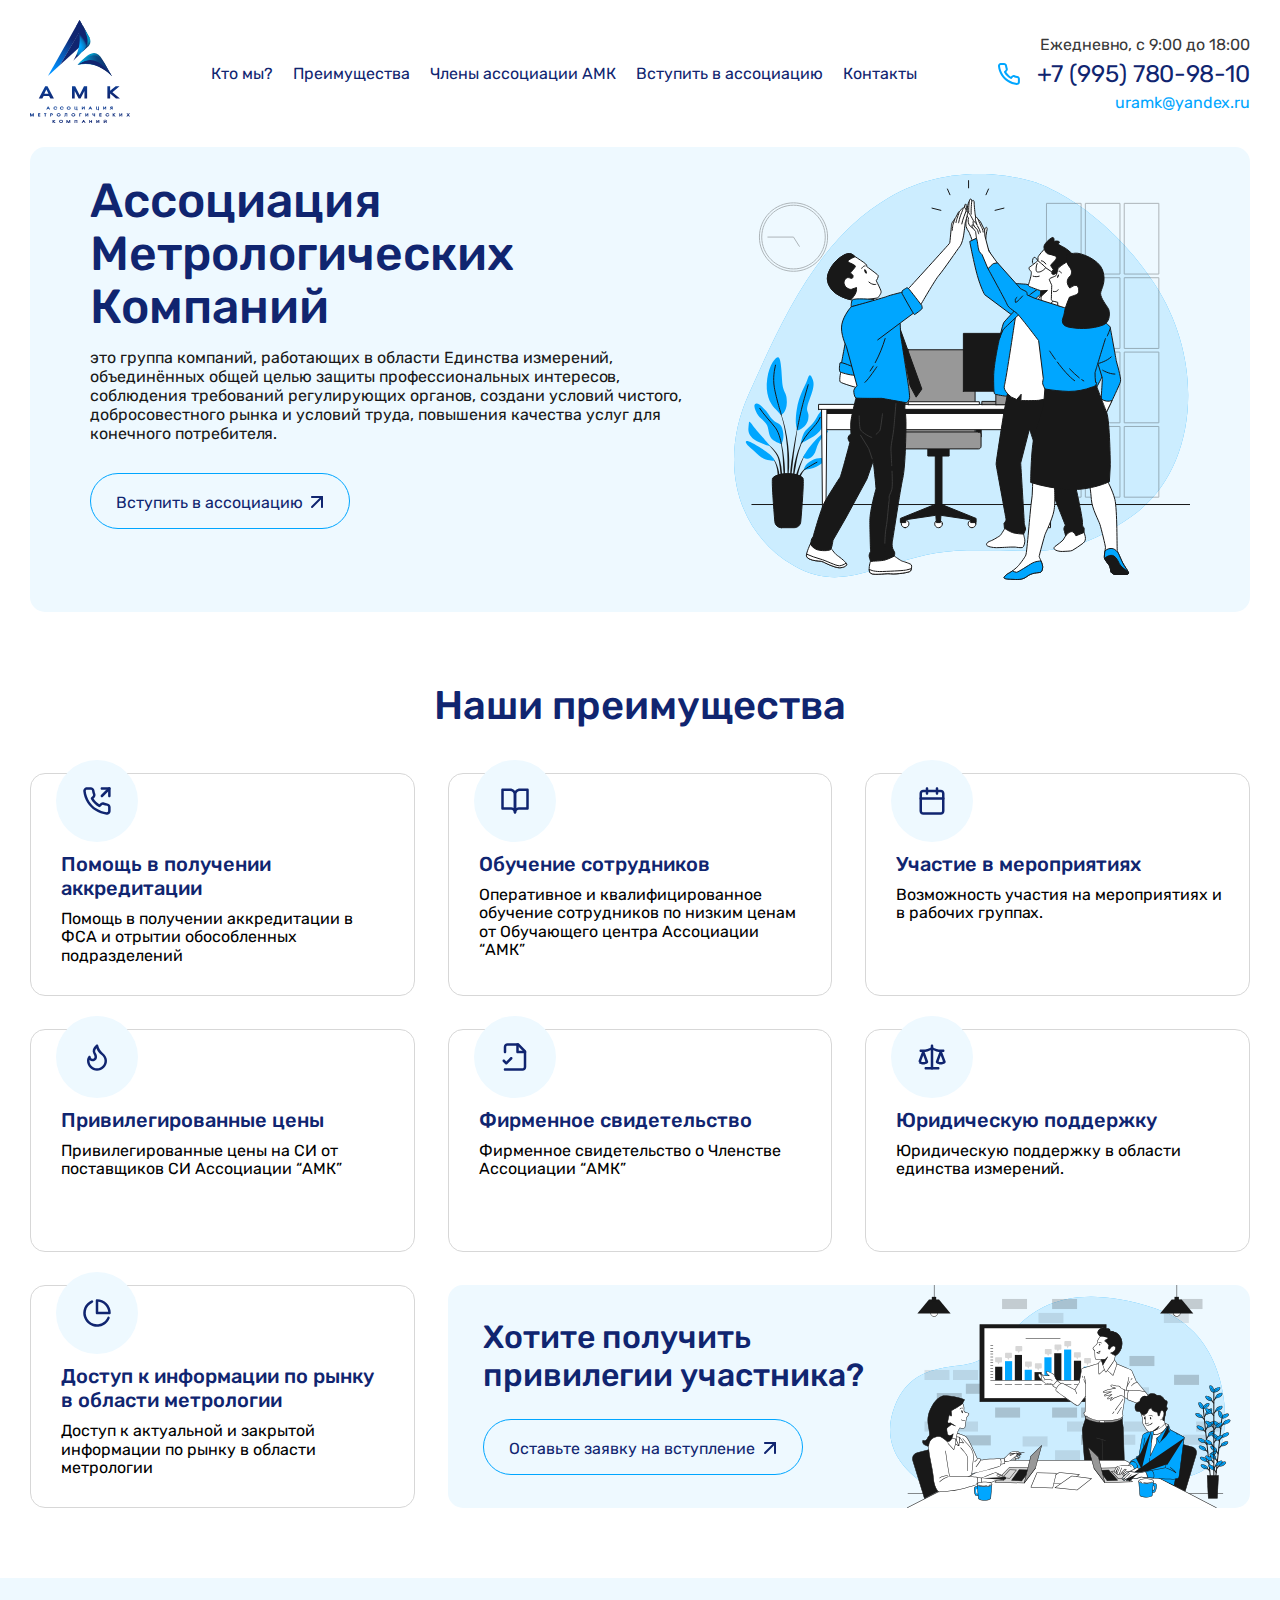
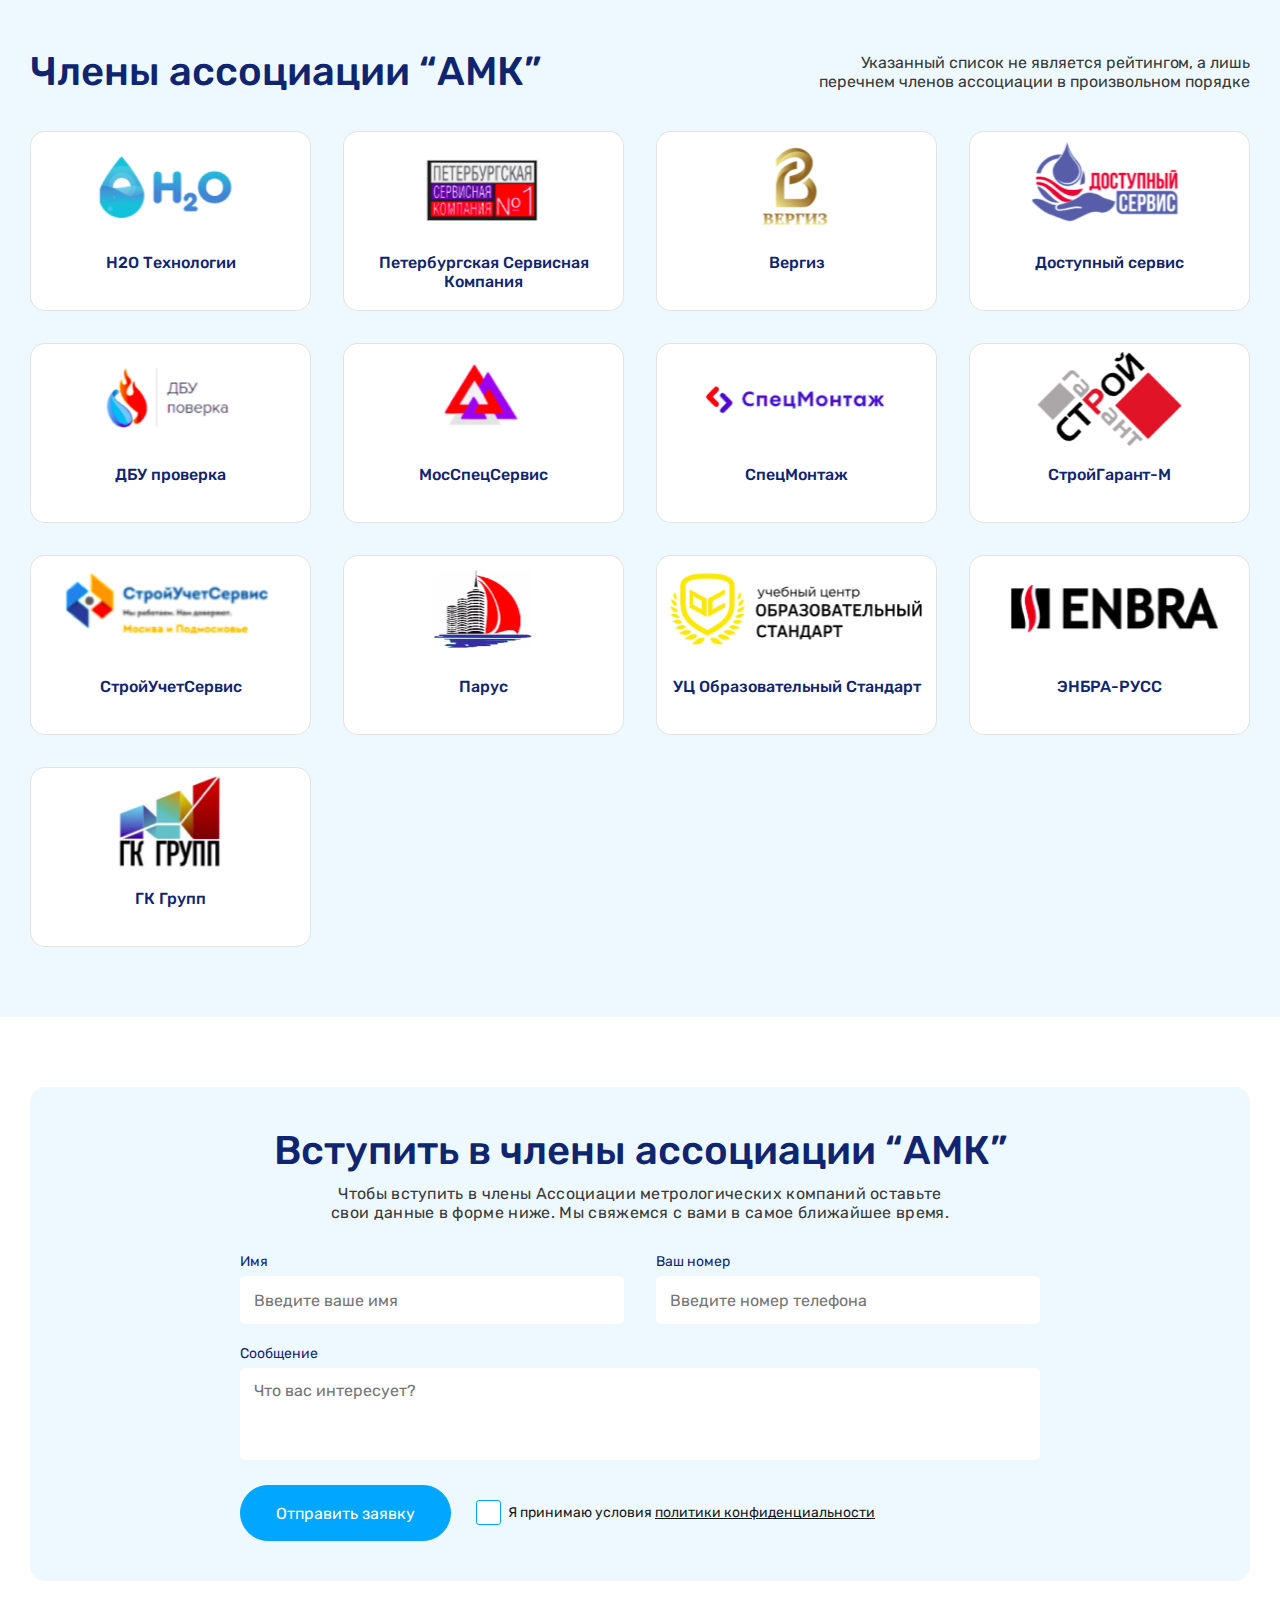
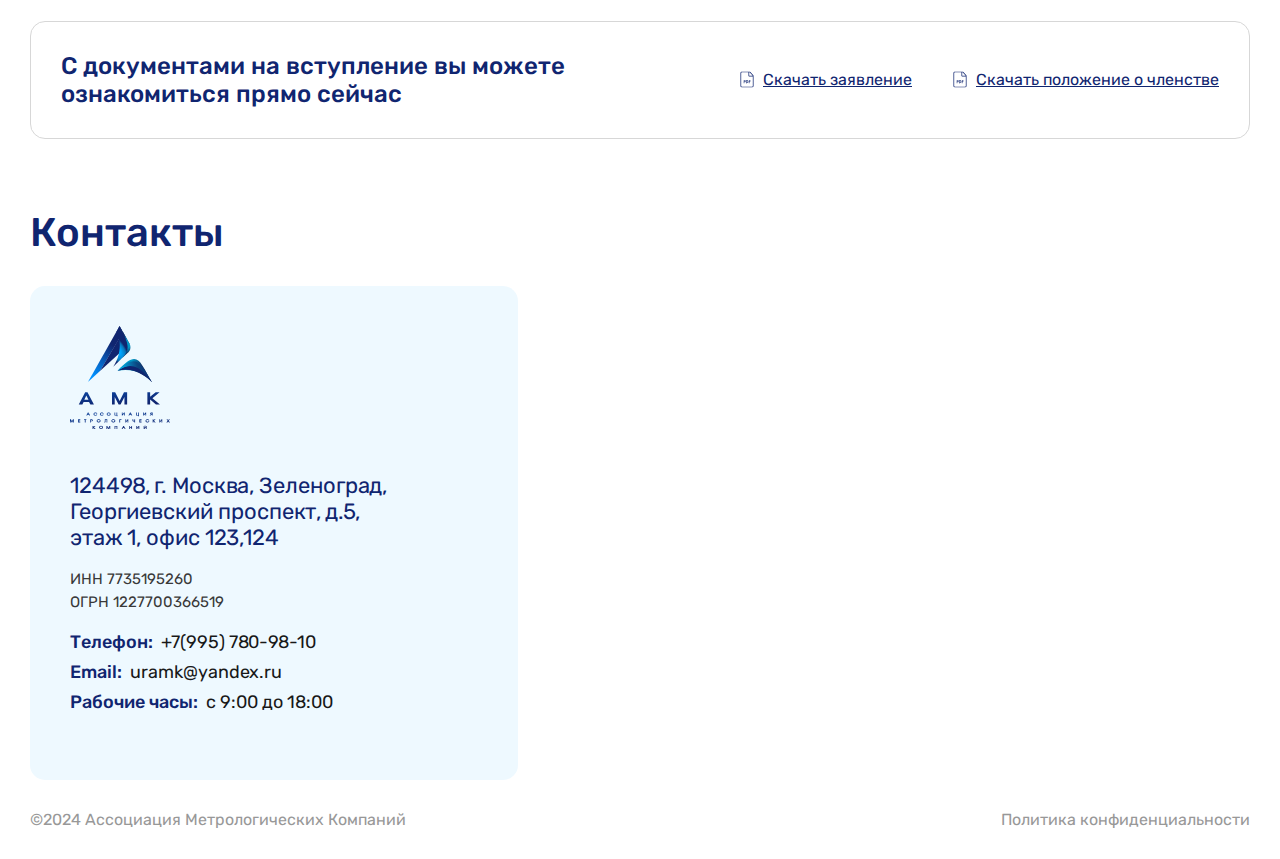
<file: index.html>
<!DOCTYPE html>
<html lang="en">
<head>
  <meta charset="UTF-8">
  <meta http-equiv="X-UA-Compatible" content="IE=edge">
  <meta name="viewport" content="width=device-width, initial-scale=1.0">
  <link rel="shortcut icon" href="resources/favicon.ico" type="image/x-icon">
  <title>Title site</title>

  <link rel="stylesheet" href="styles/vendor.css">
  <link rel="stylesheet" href="styles/style.min.css">
</head>
<body>
  <header class="header">
    <div class="header-main">
      <div class="container">
        <div class="header-wrapper">
          <div class="header-logo">
            <a href="#">
              <img src="resources/images/logo.svg" alt="logo">
            </a>
          </div>
          <nav class="nav">
            <ul class="list-reset nav-list">
              <li class="nav-item">
                <a class="nav-item__link" href="#hero">Кто мы?</a>
              </li>
              <li class="nav-item">
                <a class="nav-item__link" href="#advantages">Преимущества</a>
              </li>
              <li class="nav-item">
                <a class="nav-item__link" href="#members">Члены ассоциации АМК</a>
              </li>
              <li class="nav-item">
                <a class="nav-item__link" href="#feedback">Вступить в ассоциацию</a>
              </li>
              <li class="nav-item">
                <a class="nav-item__link" href="#contacts">Контакты</a>
              </li>
            </ul>
            <a class="btn hero-info__btn nav-list__btn" href="#">
              Вступить в ассоциацию
            </a>
          </nav>
          <div class="header-info">
            <span class="header-info__upper">Ежедневно, с 9:00 до 18:00</span>
            <a class="header-info__phone" href="tel:+79957809810">+7 (995) 780-98-10</a>
            <a class="header-info__mail" href="mailto:uramk@yandex.ru">uramk@yandex.ru</a>
          </div>
          <div class="header-burger">
            <span class="header-burger__line"></span>
          </div>
        </div>
      </div>
    </div>
  </header>
  <main>
    <section class="hero" id="hero">
      <div class="container">
        <div class="hero-wrapper">
          <div class="hero-info">
            <h1 class="hero-info__title">Ассоциация Метрологических Компаний</h1>
            <p class="hero-info__descr">
              это группа компаний, работающих в области Единства измерений, объединённых общей целью защиты профессиональных интересов, соблюдения требований регулирующих органов, создани условий чистого, добросовестного рынка и условий труда, повышения качества услуг для конечного потребителя.
            </p>
            <a class="btn hero-info__btn" href="#feedback">
              Вступить в ассоциацию
            </a>
          </div>
          <div class="hero-image">
            <img src="resources/images/hero-img.svg" alt="hero">
          </div>
        </div>
      </div>
    </section>
    <section class="advantages" id="advantages">
      <div class="container">
        <h2 class="title advantages__title">Наши преимущества</h2>
        <ul class="list-reset advantages-list">
          <li class="advantages-item">
            <div class="advantages-item__icon">
              <img src="resources/images/icons/phone-icon.svg" alt="">
            </div>
            <h4 class="advantages-item__title">Помощь в получении аккредитации</h4>
            <p class="advantages-item__descr">
              Помощь в получении аккредитации в ФСА и отрытии обособленных подразделений
            </p>
          </li>
          <li class="advantages-item">
            <div class="advantages-item__icon">
              <img src="resources/images/icons/book-icon.svg" alt="">
            </div>
            <h4 class="advantages-item__title">Обучение сотрудников</h4>
            <p class="advantages-item__descr">
              Оперативное и квалифицированное обучение сотрудников по низким ценам от Обучающего центра Ассоциации “АМК”
            </p>
          </li>
          <li class="advantages-item">
            <div class="advantages-item__icon">
              <img src="resources/images/icons/calandar-icon.svg" alt="">
            </div>
            <h4 class="advantages-item__title">Участие в мероприятиях</h4>
            <p class="advantages-item__descr">
              Возможность участия на мероприятиях и в рабочих группах.
            </p>
          </li>
          <li class="advantages-item" data-hidden>
            <div class="advantages-item__icon">
              <img src="resources/images/icons/flame-icon.svg" alt="">
            </div>
            <h4 class="advantages-item__title">Привилегированные цены</h4>
            <p class="advantages-item__descr">
              Привилегированные цены на СИ от поставщиков СИ Ассоциации “АМК”
            </p>
          </li>
          <li class="advantages-item" data-hidden>
            <div class="advantages-item__icon">
              <img src="resources/images/icons/file-icon.svg" alt="">
            </div>
            <h4 class="advantages-item__title">Фирменное свидетельство</h4>
            <p class="advantages-item__descr">
              Фирменное свидетельство о Членстве Ассоциации “АМК”
            </p>
          </li>
          <li class="advantages-item" data-hidden>
            <div class="advantages-item__icon">
              <img src="resources/images/icons/scale-icon.svg" alt="">
            </div>
            <h4 class="advantages-item__title">Юридическую поддержку</h4>
            <p class="advantages-item__descr">
              Юридическую поддержку в области единства измерений.
            </p>
          </li>
          <li class="advantages-item" data-hidden>
            <div class="advantages-item__icon">
              <img src="resources/images/icons/pie-chart-icon.svg" alt="">
            </div>
            <h4 class="advantages-item__title">Доступ к информации по рынку в области метрологии</h4>
            <p class="advantages-item__descr">
              Доступ к актуальной и закрытой информации по рынку в области метрологии
            </p>
          </li>
          <li class="advantages-item advantages-item--big">
            <div class="advantages-item-wrapper">
              <div class="advantages-item-left">
                <h3 class="advantages-item__title">Хотите получить привилегии участника?</h3>
                <a class="btn advantages-item__btn" href="#feedback">Оставьте заявку на вступление</a>
              </div>
              <div class="advantages-item-image">
                <img src="resources/images/advantages-img.svg" alt="">
              </div>
            </div>
          </li>
        </ul>
        <button class="btn-reset btn advantages__show-more">Показать еще</button>
        <div class="advantages-item advantages-item--big advantages-item--mobile">
          <div class="advantages-item-wrapper">
            <div class="advantages-item-left">
              <h3 class="advantages-item__title">Хотите получить привилегии участника?</h3>
              <a class="btn advantages-item__btn" href="#feedback">Оставьте заявку на вступление</a>
            </div>
            <div class="advantages-item-image">
              <img src="resources/images/advantages-img.svg" alt="">
            </div>
          </div>
        </div>
      </div>
    </section>
    <section class="members" id="members">
      <div class="container">
        <div class="members-wrapper">
          <h2 class="title members__title">Члены ассоциации “АМК”</h2>
          <p class="members__subtitle">
            Указанный список не является рейтингом, а лишь перечнем членов ассоциации в произвольном порядке
          </p>
        </div>
        <ul class="list-reset members-list">
          <li class="members-item">
            <a href="https://economnavode.ru" target="_blank">
              <div class="members-item__image">
                <img src="resources/images/members/1.png" alt="">
              </div>
              <h5 class="members-item__name">H2O Технологии</h5>
            </a>
          </li>
          <li class="members-item">
            <a href="http://poverkaspb.ru" target="_blank">
              <div class="members-item__image">
                <img src="resources/images/members/2.png" alt="">
              </div>
              <h5 class="members-item__name">Петербургская Сервисная Компания</h5>
            </a>
          </li>
          <li class="members-item">
            <a href="https://vergiz.ooo" target="_blank">
              <div class="members-item__image">
                <img src="resources/images/members/3.png" alt="">
              </div>
              <h5 class="members-item__name">Вергиз</h5>
            </a>
          </li>
          <li class="members-item">
            <a href="https://doservis.ru" target="_blank">
              <div class="members-item__image">
                <img src="resources/images/members/4.png" alt="">
              </div>
              <h5 class="members-item__name">Доступный сервис</h5>
            </a>
          </li>
          <li class="members-item">
            <a href="https://dbu-poverka.ru" target="_blank">
              <div class="members-item__image">
                <img src="resources/images/members/5.png" alt="">
              </div>
              <h5 class="members-item__name">ДБУ проверка</h5>
            </a>
          </li>
          <li class="members-item">
            <a href="https://мосспецсервис.рф" target="_blank">
              <div class="members-item__image">
                <img src="resources/images/members/6.png" alt="">
              </div>
              <h5 class="members-item__name">МосСпецСервис</h5>
            </a>
          </li>
          <li class="members-item" data-hidden>
            <a href="https://www.montage-msk.ru" target="_blank">
              <div class="members-item__image">
                <img src="resources/images/members/7.png" alt="">
              </div>
              <h5 class="members-item__name">СпецМонтаж</h5>
            </a>
          </li>
          <li class="members-item" data-hidden>
            <a href="https://mosgarantstroy.ru" target="_blank">
              <div class="members-item__image">
                <img src="resources/images/members/8.png" alt="">
              </div>
              <h5 class="members-item__name">СтройГарант-М</h5>
            </a>
          </li>
          <li class="members-item" data-hidden>
            <a href="https://stroius.online" target="_blank">
              <div class="members-item__image">
                <img src="resources/images/members/9.png" alt="">
              </div>
              <h5 class="members-item__name">СтройУчетСервис</h5>
            </a>
          </li>
          <li class="members-item" data-hidden>
            <a href="https://poverka1.ru" target="_blank">
              <div class="members-item__image">
                <img src="resources/images/members/10.png" alt="">
              </div>
              <h5 class="members-item__name">Парус</h5>
            </a>
          </li>
          <li class="members-item" data-hidden>
            <a href="https://dpostandart.ru" target="_blank">
              <div class="members-item__image">
                <img src="resources/images/members/11.png" alt="">
              </div>
              <h5 class="members-item__name">УЦ Образовательный Стандарт</h5>
            </a>
          </li>
          <li class="members-item" data-hidden>
            <a href="http://www.enbra.ru" target="_blank">
              <div class="members-item__image">
                <img src="resources/images/members/12.png" alt="">
              </div>
              <h5 class="members-item__name">ЭНБРА-РУСС</h5>
            </a>
          </li>
          <li class="members-item" data-hidden>
            <a href="https://gk-grupp.ru" target="_blank">
              <div class="members-item__image">
                <img src="resources/images/members/13.png" alt="">
              </div>
              <h5 class="members-item__name">ГК Групп</h5>
            </a>
          </li>
        </ul>
        <button class="btn-reset btn members__show-more">Показать еще</button>
      </div>
    </section>
    <section class="feedback" id="feedback">
      <div class="container">
        <form action="" class="form feedback-form">
          <div class="form-container">
            <h2 class="title feedback__title">Вступить в члены ассоциации “АМК”</h2>
            <p class="feedback__subtitle">Чтобы вступить в члены Ассоциации метрологических компаний оставьте свои данные в форме ниже. Мы свяжемся с вами в самое ближайшее время.</p>
            <div class="form-wrapper">
              <div class="form-item">
                <label class="form__label" for="inputName">Имя</label>
                <input class="input-reset form__input" type="text" name="name" id="inputName" placeholder="Введите ваше имя ">
              </div>
              <div class="form-item">
                <label class="form__label" for="inputPhone">Ваш номер</label>
                <input class="input-reset form__input" type="text" name="phone" id="inputPhone" placeholder="Введите номер телефона ">
              </div>
            </div>
            <div class="form-item form-item--w100">
              <label class="form__label" for="textareaMessage">Сообщение</label>
              <textarea class="input-reset form__input form__textarea" name="message" id="textareaMessage" placeholder="Что вас интересует?"></textarea>
            </div>
            <div class="form-submit">
              <button class="btn-reset btn form__btn">Отправить заявку</button>
              <div class="form-submit__check">
                <input class="input-reset form__checkbox" type="checkbox">
                <span class="form-submit__text">Я принимаю условия <a href="#" target="_blank">политики конфиденциальности</a></span>
              </div>
            </div>
          </div>
        </form>
      </div>
    </section>
    <article class="documents">
      <div class="container">
        <div class="documents-wrapper">
          <h4 class="documents__title">С документами на вступление вы можете ознакомиться прямо сейчас</h4>
          <a class="documents__link" href="#" target="_blank">Скачать заявление</a>
          <a class="documents__link" href="#" target="_blank">Скачать положение о членстве</a>
        </div>
      </div>
    </article>
    <section class="contacts" id="contacts">
      <div class="container">
        <h2 class="title contacts__title">Контакты</h2>
        <div class="contacts-wrapper">
          <div class="contacts-left">
            <div class="contacts-info">
              <div class="contacts-info__logo">
                <img src="resources/images/logo.svg" alt="">
              </div>
              <div class="contacts-info__address">
                <a href="https://yandex.ru/maps/216/zelenograd/house/georgiyevskiy_prospekt_5/Z04YdAZjS0UCQFtvfXV5dXxgZw==/?ll=37.213204%2C55.984033&z=17" target="_blank">124498, г. Москва, Зеленоград, Георгиевский проспект, д.5, этаж 1, офис 123,124</a>
              </div>
              <div class="contacts-info__requisites">
                <span>
                  ИНН 7735195260
                </span>
                <span>
                  ОГРН 1227700366519
                </span>
              </div>
              <div class="contacts-info__link">
                Телефон:
                <a href="tel:+79957809810">+7(995) 780-98-10</a>
              </div>
              <div class="contacts-info__link">
                Email:
                <a href="mailto:uramk@yandex.ru">uramk@yandex.ru</a>
              </div>
              <div class="contacts-info__link">
                Рабочие часы:
                <span>с 9:00 до 18:00</span>
              </div>
            </div>
          </div>
          <div class="contacts-map">
            <iframe src="https://yandex.ru/map-widget/v1/?um=constructor%3A9f1fb9bb3e0ad5a14a5fc8adeb24226af81dc7dec7e06815ca6a4c3f2b607c97&amp;source=constructor" width="700" height="490" frameborder="0"></iframe>
          </div>
        </div>
      </div>
    </section>
  </main>
  <footer class="footer">
    <div class="container">
      <div class="footer-wrapper">
        <p class="footer__copyright">©2024 Ассоциация Метрологических Компаний</p>
        <a class="footer__privacy" href="#" target="_blank">Политика конфиденциальности</a>
      </div>
    </div>
  </footer>

  <script src="scripts/main.min.js"></script>
</body>
</html>
</file>
<file: styles/style.min.css>
@font-face{font-family:Rubik;font-style:normal;font-weight:400;src:url(../resources/fonts/Rubik-Regular.woff) format("woff"),url(../resources/fonts/Rubik-Regular.woff2) format("woff2");font-display:swap}@font-face{font-family:Rubik;font-style:normal;font-weight:500;src:url(../resources/fonts/Rubik-Medium.woff) format("woff"),url(../resources/fonts/Rubik-Medium.woff2) format("woff2");font-display:swap}html{-webkit-box-sizing:border-box;box-sizing:border-box}*,::after,::before{-webkit-box-sizing:inherit;box-sizing:inherit}body{font-family:Rubik,sans-serif;font-size:16px;font-weight:400}body.scroll-disable{overflow-y:hidden}img{max-width:100%;height:auto;-o-object-fit:cover;object-fit:cover}a{text-decoration:none}h1,h2,h3,h4,h5,h6,p{margin:0}.btn-reset{border:none;padding:0;background:0 0;cursor:pointer}.list-reset{list-style:none;margin:0;padding:0}.input-reset{-webkit-appearance:none;-moz-appearance:none;appearance:none;border:none;border-radius:0;background-color:#fff}.input-reset::-webkit-search-cancel-button,.input-reset::-webkit-search-decoration,.input-reset::-webkit-search-results-button,.input-reset::-webkit-search-results-decoration{display:none}.container{max-width:var(--container-width);padding:0 var(--container-offset);margin:0 auto}@media (max-width:1250.98px){.container{max-width:960px}.nav{display:none}}@media (max-width:960.98px){.container{max-width:720px}}@media (max-width:720.98px){.container{max-width:540px}}@media (max-width:480.98px){.container{max-width:none}}.title{font-size:40px;font-weight:500;line-height:47px;color:var(--color-main)}@media (max-width:720.98px){.title{font-size:24px;line-height:28px}}:root{--font-family:"Roboto",sans-serif;--content-width:1220px;--container-offset:15px;--container-width:calc(var(--content-width) + (var(--container-offset) * 2));--color-main:#102570;--color-black:#181818;--color-light-blue:#00A6FF;--grid-gap:30px}.nav.is-open{position:absolute;top:150px;right:0;width:100%;display:block;padding:40px 0 30px;background:#eef9ff;border-radius:15px;z-index:6}.nav.is-open .nav-list{margin-bottom:48px;-webkit-box-orient:vertical;-webkit-box-direction:normal;-ms-flex-direction:column;flex-direction:column;-webkit-box-align:center;-ms-flex-align:center;align-items:center;gap:40px}.nav-list{display:-webkit-box;display:-ms-flexbox;display:flex}.nav-list__btn{display:none!important;margin:0 auto}@media (max-width:1250.98px){.nav-list__btn{display:block!important}}.nav-item:not(:last-child){margin-right:20px}.nav-item__link{font-size:16px;font-weight:400;line-height:19px;color:var(--color-main);-webkit-transition:color .3s ease-in-out;transition:color .3s ease-in-out}.nav-item__link:hover{color:var(--color-light-blue)}.btn{display:block;max-height:56px;padding:18.5px 50px 18.5px 25px;border:1px solid var(--color-light-blue);border-radius:35px;font-size:16px;font-weight:400;line-height:19px;color:var(--color-main)}.form-container{max-width:800px;margin:0 auto}.form-wrapper{margin-bottom:44px;display:-webkit-box;display:-ms-flexbox;display:flex;-webkit-box-pack:justify;-ms-flex-pack:justify;justify-content:space-between;gap:32px}.form-item{position:relative;width:50%}@media (max-width:960.98px){.nav.is-open{top:112px}.form-container{max-width:none;padding:0 20px}.form-wrapper{-webkit-box-orient:vertical;-webkit-box-direction:normal;-ms-flex-direction:column;flex-direction:column}.form-item{width:100%}}.form-item--w100{width:100%}.form-submit{margin-top:20px;display:-webkit-box;display:-ms-flexbox;display:flex;-webkit-box-align:center;-ms-flex-align:center;align-items:center}@media (max-width:720.98px){.form-submit{-webkit-box-orient:vertical;-webkit-box-direction:normal;-ms-flex-direction:column;flex-direction:column;gap:20px}}.form-submit__check{margin-left:25px;display:-webkit-box;display:-ms-flexbox;display:flex;-webkit-box-align:center;-ms-flex-align:center;align-items:center}.form-submit__text{display:block;margin-left:7px;font-size:14px;font-weight:400;line-height:19px;color:#181818}.form-submit__text a{color:#181818;text-decoration:underline}.form__label{position:absolute;top:-24px;left:0;font-size:14px;font-weight:400;line-height:20px;color:var(--color-main)}.form__btn{padding:18.5px 35px;background:#00a6ff;color:#fff;-webkit-transition:background .3s ease-in-out;transition:background .3s ease-in-out}.form__btn:hover{background:#0088d1}@media (max-width:720.98px){.form__btn{max-width:290px;width:100%;-webkit-box-ordinal-group:3;-ms-flex-order:2;order:2}}.form__input{width:100%;height:48px;padding:14px;background:#fff;border-radius:5px}.form__textarea{height:92px;resize:none}.form__checkbox{width:25px;height:25px;background:#fff;border-radius:3px;border:1px solid var(--color-light-blue);cursor:pointer}.form__checkbox:checked{background-image:url("data:image/svg+xml,%3Csvg width='14' height='11' viewBox='0 0 14 11' fill='none' xmlns='http://www.w3.org/2000/svg'%3E%3Cpath d='M0.944336 6.88905L5.111 9.66683L12.7499 1.3335' stroke='%23102570' stroke-width='2.01011'/%3E%3C/svg%3E");background-position:center;background-repeat:no-repeat;z-index:1}.header-main{-webkit-transition:.3s ease-in-out;transition:.3s ease-in-out}.header-main.is-scrolling{position:fixed;top:0;left:0;width:100%;background:#fff;-webkit-box-shadow:0 19px 22.5px 0 rgba(161,190,206,.2509803922);box-shadow:0 19px 22.5px 0 rgba(161,190,206,.2509803922);z-index:10}.header-main.is-scrolling .header-logo{width:72px;height:72px}.header-main.is-scrolling .header-info__mail,.header-main.is-scrolling .header-info__upper{display:none}.header-wrapper{position:relative;padding:20px 0;display:-webkit-box;display:-ms-flexbox;display:flex;-webkit-box-pack:justify;-ms-flex-pack:justify;justify-content:space-between;-webkit-box-align:center;-ms-flex-align:center;align-items:center}@media (max-width:1250.98px){.header-wrapper{-webkit-box-pack:start;-ms-flex-pack:start;justify-content:flex-start}.header-info{margin-left:auto}}.header-info{display:-webkit-box;display:-ms-flexbox;display:flex;-webkit-box-orient:vertical;-webkit-box-direction:normal;-ms-flex-direction:column;flex-direction:column;row-gap:5px}.header-info__upper{font-size:16px;font-weight:400;line-height:20px;color:#393939;text-align:right}@media (max-width:720.98px){.header-info__upper{font-size:12px}}.header-info__phone{position:relative;padding-left:40px;font-size:24px;font-weight:400;line-height:28px;color:var(--color-main)}.header-info__phone::before{content:"";position:absolute;top:2px;left:0;width:24px;height:24px;background-image:url("data:image/svg+xml,%3Csvg width='24' height='24' viewBox='0 0 24 24' fill='none' xmlns='http://www.w3.org/2000/svg'%3E%3Cpath d='M19.8895 22.93C19.7995 22.93 19.7095 22.93 19.6095 22.92C16.3795 22.57 13.2395 21.45 10.5295 19.69C8.00954 18.09 5.82954 15.91 4.22954 13.39C2.46954 10.67 1.34954 7.52 1.00954 4.29C0.969539 3.86 1.01954 3.45 1.14954 3.05C1.27954 2.65 1.49954 2.29 1.77954 1.98C2.05954 1.67 2.39954 1.43 2.77954 1.26C3.16954 1.09 3.57954 1 3.99954 1H6.99954C7.69954 1 8.41954 1.25 8.97954 1.73C9.52954 2.2 9.88954 2.86 9.98954 3.58C10.1095 4.47 10.3295 5.35 10.6395 6.18C10.8395 6.72 10.8895 7.3 10.7595 7.86C10.6395 8.42 10.3595 8.94 9.95954 9.34L9.23954 10.06C10.4195 11.9 11.9795 13.47 13.8295 14.65L14.5495 13.93C14.9595 13.52 15.4795 13.24 16.0395 13.13C16.5995 13.01 17.1795 13.05 17.7195 13.25C18.5495 13.56 19.4295 13.78 20.3095 13.9C21.0495 14 21.7095 14.37 22.1895 14.93C22.6595 15.49 22.9195 16.2 22.8995 16.93V19.92C22.8995 20.34 22.8195 20.74 22.6495 21.13C22.4795 21.51 22.2295 21.86 21.9295 22.14C21.6195 22.42 21.2595 22.64 20.8595 22.77C20.5395 22.88 20.2195 22.93 19.8895 22.93ZM7.01954 3H7.00954H3.99954C3.85954 3 3.72954 3.03 3.59954 3.09C3.46954 3.14 3.34954 3.22 3.25954 3.32C3.15954 3.42 3.08954 3.54 3.04954 3.68C3.00954 3.81 2.98954 3.95 2.99954 4.09C3.30954 7 4.31954 9.84 5.90954 12.31C7.35954 14.59 9.32954 16.56 11.6095 18.01C14.0695 19.61 16.9095 20.61 19.8095 20.93C19.9295 20.94 20.0695 20.92 20.1995 20.88C20.3295 20.84 20.4495 20.76 20.5595 20.67C20.6695 20.58 20.7495 20.46 20.7995 20.33C20.8595 20.2 20.8795 20.06 20.8795 19.92V16.92C20.8795 16.91 20.8795 16.9 20.8795 16.9C20.8895 16.65 20.7995 16.42 20.6395 16.23C20.4795 16.04 20.2595 15.92 20.0195 15.89C18.9995 15.76 17.9795 15.5 16.9995 15.14C16.8195 15.07 16.6195 15.06 16.4395 15.1C16.2495 15.14 16.0795 15.23 15.9395 15.37L14.6795 16.64C14.3595 16.96 13.8695 17.02 13.4795 16.8C10.8195 15.29 8.61954 13.08 7.09954 10.43C6.88954 10.01 6.94954 9.52 7.26954 9.2L8.53954 7.93C8.66954 7.8 8.75954 7.63 8.79954 7.44C8.83954 7.25 8.82954 7.06 8.75954 6.88C8.38954 5.9 8.13954 4.88 7.99954 3.85C7.96954 3.62 7.84954 3.4 7.66954 3.24C7.48954 3.09 7.25954 3 7.01954 3Z' fill='%2300A6FF'/%3E%3C/svg%3E%0A");background-repeat:no-repeat}@media (max-width:720.98px){.header-info__phone{padding-left:21px;font-size:16px;line-height:19px}.header-info__phone::before{top:1px;width:16px;height:16px;background-image:url("data:image/svg+xml,%3Csvg width='16' height='17' viewBox='0 0 16 17' fill='none' xmlns='http://www.w3.org/2000/svg'%3E%3Cpath d='M13.2597 15.7866C13.1997 15.7866 13.1397 15.7866 13.073 15.78C10.9197 15.5466 8.82636 14.8 7.01969 13.6266C5.33969 12.56 3.88636 11.1066 2.81969 9.42663C1.64636 7.61329 0.899693 5.51329 0.673026 3.35996C0.646359 3.07329 0.679693 2.79996 0.766359 2.53329C0.853026 2.26663 0.999693 2.02663 1.18636 1.81996C1.37303 1.61329 1.59969 1.45329 1.85303 1.33996C2.11303 1.22663 2.38636 1.16663 2.66636 1.16663H4.66636C5.13303 1.16663 5.61303 1.33329 5.98636 1.65329C6.35303 1.96663 6.59303 2.40663 6.65969 2.88663C6.73969 3.47996 6.88636 4.06663 7.09303 4.61996C7.22636 4.97996 7.25969 5.36663 7.17303 5.73996C7.09303 6.11329 6.90636 6.45996 6.63969 6.72663L6.15969 7.20663C6.94636 8.43329 7.98636 9.47996 9.21969 10.2666L9.69969 9.78663C9.97303 9.51329 10.3197 9.32663 10.693 9.25329C11.0664 9.17329 11.453 9.19996 11.813 9.33329C12.3664 9.53996 12.953 9.68663 13.5397 9.76663C14.033 9.83329 14.473 10.08 14.793 10.4533C15.1064 10.8266 15.2797 11.3 15.2664 11.7866V13.78C15.2664 14.06 15.213 14.3266 15.0997 14.5866C14.9864 14.84 14.8197 15.0733 14.6197 15.26C14.413 15.4466 14.173 15.5933 13.9064 15.68C13.693 15.7533 13.4797 15.7866 13.2597 15.7866ZM4.67969 2.49996H4.67303H2.66636C2.57303 2.49996 2.48636 2.51996 2.39969 2.55996C2.31303 2.59329 2.23303 2.64663 2.17303 2.71329C2.10636 2.77996 2.05969 2.85996 2.03303 2.95329C2.00636 3.03996 1.99303 3.13329 1.99969 3.22663C2.20636 5.16663 2.87969 7.05996 3.93969 8.70663C4.90636 10.2266 6.21969 11.54 7.73969 12.5066C9.37969 13.5733 11.273 14.24 13.2064 14.4533C13.2864 14.46 13.3797 14.4466 13.4664 14.42C13.553 14.3933 13.633 14.34 13.7064 14.28C13.7797 14.22 13.833 14.14 13.8664 14.0533C13.9064 13.9666 13.9197 13.8733 13.9197 13.78V11.78C13.9197 11.7733 13.9197 11.7666 13.9197 11.7666C13.9264 11.6 13.8664 11.4466 13.7597 11.32C13.653 11.1933 13.5064 11.1133 13.3464 11.0933C12.6664 11.0066 11.9864 10.8333 11.333 10.5933C11.213 10.5466 11.0797 10.54 10.9597 10.5666C10.833 10.5933 10.7197 10.6533 10.6264 10.7466L9.78636 11.5933C9.57303 11.8066 9.24636 11.8466 8.98636 11.7C7.21303 10.6933 5.74636 9.21996 4.73303 7.45329C4.59303 7.17329 4.63303 6.84663 4.84636 6.63329L5.69303 5.78663C5.77969 5.69996 5.83969 5.58663 5.86636 5.45996C5.89303 5.33329 5.88636 5.20663 5.83969 5.08663C5.59303 4.43329 5.42636 3.75329 5.33303 3.06663C5.31303 2.91329 5.23303 2.76663 5.11303 2.65996C4.99303 2.55996 4.83969 2.49996 4.67969 2.49996Z' fill='%2300A6FF'/%3E%3C/svg%3E")}}.header-info__mail{font-size:16px;font-weight:400;line-height:20px;text-align:right;color:var(--color-light-blue)}@media (max-width:960.98px){.header-logo{width:72px;height:72px}.header-info__mail{display:none}}.header-burger{display:none;height:25px;margin-left:15px;cursor:pointer}@media (max-width:1250.98px){.header-burger{display:block}.hero-wrapper{gap:20px}}.header-burger__line{position:relative;display:block;width:35px;-webkit-transform:translateY(8px);-ms-transform:translateY(8px);transform:translateY(8px);border-bottom:3px solid var(--color-main);border-radius:3px;-webkit-transition:.3s ease-in-out;transition:.3s ease-in-out}@media (max-width:720.98px){.header-burger__line{-webkit-transform:translateY(12px);-ms-transform:translateY(12px);transform:translateY(12px)}}.header-burger__line.is-open{border:none}.header-burger__line.is-open::after{top:2px;-webkit-transform:rotate(45deg);-ms-transform:rotate(45deg);transform:rotate(45deg)}.header-burger__line.is-open::before{bottom:-5px;-webkit-transform:rotate(-45deg);-ms-transform:rotate(-45deg);transform:rotate(-45deg)}.header-burger__line::before{content:"";position:absolute;left:0;bottom:8px;width:100%;height:3px;border-bottom:3px solid var(--color-main);border-radius:3px;-webkit-transition:.3s ease-in-out;transition:.3s ease-in-out}.header-burger__line::after{content:"";position:absolute;top:11px;left:0;width:100%;height:3px;border-bottom:3px solid var(--color-main);border-radius:3px;-webkit-transition:.3s ease-in-out;transition:.3s ease-in-out}.hero{margin-bottom:70px}.hero-wrapper{padding:27px 60px;display:-webkit-box;display:-ms-flexbox;display:flex;-webkit-box-pack:justify;-ms-flex-pack:justify;justify-content:space-between;background:#eef9ff;border-radius:15px}@media (max-width:960.98px){.hero-wrapper{-webkit-box-orient:vertical;-webkit-box-direction:normal;-ms-flex-direction:column;flex-direction:column;-webkit-box-align:center;-ms-flex-align:center;align-items:center;gap:40px}}@media (max-width:720.98px){.hero{margin-bottom:40px}.hero-wrapper{gap:37px}}@media (max-width:480.98px){.hero-wrapper{padding:30px 20px}}.hero-info{max-width:630px}@media (max-width:1250.98px){.hero-info{max-width:400px}}@media (max-width:960.98px){.hero-info{max-width:none;text-align:center}}.hero-info__title{margin-bottom:15px;font-size:48px;font-weight:500;line-height:53px;color:var(--color-main)}@media (max-width:720.98px){.hero-info__title{font-size:28px;line-height:30px}}.hero-info__descr{margin-bottom:30px;font-size:16px;font-weight:400;line-height:19px;color:#181818}.hero-info__btn{position:relative;max-width:260px;padding-right:40px;-webkit-transition:background .3s ease-in-out,color .3s ease-in-out;transition:background .3s ease-in-out,color .3s ease-in-out}@media (max-width:960.98px){.hero-info__btn{margin:0 auto}}.hero-info__btn::before{content:"";position:absolute;top:16px;right:20px;width:24px;height:24px;background-image:url("data:image/svg+xml,%3Csvg width='24' height='24' viewBox='0 0 24 24' fill='none' xmlns='http://www.w3.org/2000/svg'%3E%3Cpath fill-rule='evenodd' clip-rule='evenodd' d='M17.7071 6.29289C18.0976 6.68342 18.0976 7.31658 17.7071 7.70711L7.70711 17.7071C7.31658 18.0976 6.68342 18.0976 6.29289 17.7071C5.90237 17.3166 5.90237 16.6834 6.29289 16.2929L16.2929 6.29289C16.6834 5.90237 17.3166 5.90237 17.7071 6.29289Z' fill='%23102570'/%3E%3Cpath fill-rule='evenodd' clip-rule='evenodd' d='M6 7C6 6.44772 6.44772 6 7 6H17C17.5523 6 18 6.44772 18 7V17C18 17.5523 17.5523 18 17 18C16.4477 18 16 17.5523 16 17V8H7C6.44772 8 6 7.55228 6 7Z' fill='%23102570'/%3E%3C/svg%3E");background-repeat:no-repeat;-webkit-transition:background-image .3s ease-in-out;transition:background-image .3s ease-in-out}.hero-info__btn:hover{background:var(--color-light-blue);color:#fff}.hero-info__btn:hover::before{background-image:url("data:image/svg+xml,%3Csvg width='24' height='24' viewBox='0 0 24 24' fill='none' xmlns='http://www.w3.org/2000/svg'%3E%3Cpath fill-rule='evenodd' clip-rule='evenodd' d='M17.7071 6.29289C18.0976 6.68342 18.0976 7.31658 17.7071 7.70711L7.70711 17.7071C7.31658 18.0976 6.68342 18.0976 6.29289 17.7071C5.90237 17.3166 5.90237 16.6834 6.29289 16.2929L16.2929 6.29289C16.6834 5.90237 17.3166 5.90237 17.7071 6.29289Z' fill='white'/%3E%3Cpath fill-rule='evenodd' clip-rule='evenodd' d='M6 7C6 6.44772 6.44772 6 7 6H17C17.5523 6 18 6.44772 18 7V17C18 17.5523 17.5523 18 17 18C16.4477 18 16 17.5523 16 17V8H7C6.44772 8 6 7.55228 6 7Z' fill='white'/%3E%3C/svg%3E")}.advantages{margin-bottom:70px}@media (max-width:720.98px){.hero-info__descr{font-size:15px;line-height:18px}.advantages{margin-bottom:40px}}.advantages__title{margin-bottom:44px;text-align:center}.advantages-list{display:-ms-grid;display:grid;-ms-grid-columns:(1fr)[3];grid-template-columns:repeat(3,1fr);-ms-grid-rows:(1fr)[3];grid-template-rows:repeat(3,1fr);gap:33px}.advantages-item{position:relative;padding:78px 25px 30px 30px;border-radius:15px;border:1px solid #d7d7d7}.advantages-item--big{padding:0 19px 0 35px;-ms-grid-column-span:2;grid-column:span 2;background:#eef9ff;border:none}@media (max-width:720.98px){.advantages-list{display:-webkit-box;display:-ms-flexbox;display:flex;-webkit-box-orient:vertical;-webkit-box-direction:normal;-ms-flex-direction:column;flex-direction:column;-ms-grid-row:24;grid-row:24px}.advantages-item--big{padding:0 24px 30px}}.advantages-item--mobile{display:none}@media (max-width:480.98px){.advantages-item--big{display:none}.advantages-item--mobile{display:block}}.advantages-item.hidden{display:none}.advantages-item-wrapper{display:-webkit-box;display:-ms-flexbox;display:flex;-webkit-box-pack:justify;-ms-flex-pack:justify;justify-content:space-between;-webkit-box-align:center;-ms-flex-align:center;align-items:center}@media (max-width:1250.98px){.advantages-item-wrapper{padding-top:30px;gap:20px}}@media (max-width:960.98px){.advantages-list{-ms-grid-columns:(1fr)[2];grid-template-columns:repeat(2,1fr)}.advantages-item-wrapper{padding-top:0}}.advantages-item-left{max-width:400px}@media (max-width:1250.98px){.advantages-item-left{max-width:280px}.advantages-item__btn{max-height:70px;text-align:center}}.advantages-item-left .advantages-item__title{margin-bottom:25px;font-size:32px;font-weight:500;line-height:38px}@media (max-width:720.98px){.advantages-item-wrapper{-webkit-box-orient:vertical;-webkit-box-direction:normal;-ms-flex-direction:column;flex-direction:column}.advantages-item-left{-webkit-box-ordinal-group:3;-ms-flex-order:2;order:2}.advantages-item-left .advantages-item__title{margin-bottom:20px;font-size:24px;line-height:28px;text-align:center}}.advantages-item__icon{position:absolute;top:-14px;left:25px;width:82px;height:82px;display:-webkit-box;display:-ms-flexbox;display:flex;-webkit-box-align:center;-ms-flex-align:center;align-items:center;-webkit-box-pack:center;-ms-flex-pack:center;justify-content:center;border-radius:50%;background:#eef9ff}.advantages-item__title{margin-bottom:10px;font-size:20px;font-weight:500;line-height:24px;color:var(--color-main)}.advantages-item__btn{position:relative;max-width:320px;padding-right:40px;-webkit-transition:background .3s ease-in-out,color .3s ease-in-out;transition:background .3s ease-in-out,color .3s ease-in-out}.advantages-item__btn::before{content:"";position:absolute;top:16px;right:20px;width:24px;height:24px;background-image:url("data:image/svg+xml,%3Csvg width='24' height='24' viewBox='0 0 24 24' fill='none' xmlns='http://www.w3.org/2000/svg'%3E%3Cpath fill-rule='evenodd' clip-rule='evenodd' d='M17.7071 6.29289C18.0976 6.68342 18.0976 7.31658 17.7071 7.70711L7.70711 17.7071C7.31658 18.0976 6.68342 18.0976 6.29289 17.7071C5.90237 17.3166 5.90237 16.6834 6.29289 16.2929L16.2929 6.29289C16.6834 5.90237 17.3166 5.90237 17.7071 6.29289Z' fill='%23102570'/%3E%3Cpath fill-rule='evenodd' clip-rule='evenodd' d='M6 7C6 6.44772 6.44772 6 7 6H17C17.5523 6 18 6.44772 18 7V17C18 17.5523 17.5523 18 17 18C16.4477 18 16 17.5523 16 17V8H7C6.44772 8 6 7.55228 6 7Z' fill='%23102570'/%3E%3C/svg%3E");background-repeat:no-repeat;-webkit-transition:background-image .3s ease-in-out;transition:background-image .3s ease-in-out}@media (max-width:720.98px){.advantages-item__btn{background:var(--color-light-blue);color:#fff}.advantages-item__btn::before{background-image:url("data:image/svg+xml,%3Csvg width='24' height='24' viewBox='0 0 24 24' fill='none' xmlns='http://www.w3.org/2000/svg'%3E%3Cpath fill-rule='evenodd' clip-rule='evenodd' d='M17.7071 6.29289C18.0976 6.68342 18.0976 7.31658 17.7071 7.70711L7.70711 17.7071C7.31658 18.0976 6.68342 18.0976 6.29289 17.7071C5.90237 17.3166 5.90237 16.6834 6.29289 16.2929L16.2929 6.29289C16.6834 5.90237 17.3166 5.90237 17.7071 6.29289Z' fill='white'/%3E%3Cpath fill-rule='evenodd' clip-rule='evenodd' d='M6 7C6 6.44772 6.44772 6 7 6H17C17.5523 6 18 6.44772 18 7V17C18 17.5523 17.5523 18 17 18C16.4477 18 16 17.5523 16 17V8H7C6.44772 8 6 7.55228 6 7Z' fill='white'/%3E%3C/svg%3E")}}.advantages-item__btn:hover{background:var(--color-light-blue);color:#fff}.advantages-item__btn:hover::before{background-image:url("data:image/svg+xml,%3Csvg width='24' height='24' viewBox='0 0 24 24' fill='none' xmlns='http://www.w3.org/2000/svg'%3E%3Cpath fill-rule='evenodd' clip-rule='evenodd' d='M17.7071 6.29289C18.0976 6.68342 18.0976 7.31658 17.7071 7.70711L7.70711 17.7071C7.31658 18.0976 6.68342 18.0976 6.29289 17.7071C5.90237 17.3166 5.90237 16.6834 6.29289 16.2929L16.2929 6.29289C16.6834 5.90237 17.3166 5.90237 17.7071 6.29289Z' fill='white'/%3E%3Cpath fill-rule='evenodd' clip-rule='evenodd' d='M6 7C6 6.44772 6.44772 6 7 6H17C17.5523 6 18 6.44772 18 7V17C18 17.5523 17.5523 18 17 18C16.4477 18 16 17.5523 16 17V8H7C6.44772 8 6 7.55228 6 7Z' fill='white'/%3E%3C/svg%3E")}.advantages-item-image img{display:block;height:100%}.advantages__show-more{display:none}@media (max-width:480.98px){.advantages__show-more{width:100%;display:block;margin:20px 0 40px}}.members{margin-bottom:70px;padding:70px 0;background:#eef9ff}@media (max-width:720.98px){.members{margin-bottom:40px;padding:40px 0}}.members-wrapper{margin-bottom:36px;display:-webkit-box;display:-ms-flexbox;display:flex;-webkit-box-pack:justify;-ms-flex-pack:justify;justify-content:space-between;-webkit-box-align:center;-ms-flex-align:center;align-items:center}.members__subtitle{max-width:440px;font-size:16px;font-weight:400;line-height:19px;text-align:right;color:#393939}@media (max-width:960.98px){.members-wrapper{-webkit-box-orient:vertical;-webkit-box-direction:normal;-ms-flex-direction:column;flex-direction:column;gap:10px}.members__subtitle{text-align:center}}.members-list{display:-ms-grid;display:grid;-ms-grid-columns:(1fr)[4];grid-template-columns:repeat(4,1fr);-ms-grid-rows:(1fr)[4];grid-template-rows:repeat(4,1fr);gap:32px}@media (max-width:960.98px){.members-list{-ms-grid-columns:(1fr)[3];grid-template-columns:repeat(3,1fr)}}.members-item{padding:8px 8px 19px;background:#fff;border-radius:15px;border:1px solid rgba(215,215,215,.6980392157)}.members-item.hidden{display:none}.members-item__image{margin-bottom:15px}.members-item__name{font-size:16px;font-weight:500;line-height:19px;text-align:center;color:var(--color-main)}@media (max-width:720.98px){.members-list{-ms-grid-columns:(1fr)[2];grid-template-columns:repeat(2,1fr)}.members-item__name{font-size:12px;line-height:14px}}.members__show-more{display:none;width:100%;margin-top:30px}@media (max-width:480.98px){.members-list{-ms-grid-rows:auto;grid-template-rows:auto}.members__show-more{display:block}}.feedback{margin-bottom:40px}.feedback-form{padding:40px 0;background:#eef9ff;border-radius:15px}.feedback__title{margin-bottom:10px;text-align:center}.feedback__subtitle{max-width:620px;margin:0 auto 54px;font-size:16px;font-weight:400;line-height:19px;letter-spacing:.02em;text-align:center;color:#393939}.documents-wrapper{display:-webkit-box;display:-ms-flexbox;display:flex;-webkit-box-align:center;-ms-flex-align:center;align-items:center;padding:30px;border:1px solid #d7d7d7;border-radius:15px}.documents__title{max-width:510px;margin-right:auto;font-size:24px;font-weight:500;line-height:28px;color:var(--color-main)}@media (max-width:1250.98px){.advantages-item__btn::before{top:24px}.documents__title{max-width:340px}}@media (max-width:720.98px){.documents__title{font-size:18px;line-height:21px}}.documents__link{position:relative;padding-left:24px;font-size:16px;font-weight:400;line-height:19px;color:var(--color-main);text-decoration:underline}.documents__link::before{content:"";position:absolute;top:1px;left:0;width:16px;height:17px;background-image:url("data:image/svg+xml,%3Csvg width='16' height='17' viewBox='0 0 16 17' fill='none' xmlns='http://www.w3.org/2000/svg'%3E%3Cg clip-path='url(%23clip0_302_2642)'%3E%3Cpath d='M6.39631 9.45269C6.15802 9.28194 5.86655 9.20198 5.57449 9.22723C5.29805 9.22323 5.0218 9.24391 4.74902 9.28904V12.1363H5.35265V11.1036C5.42165 11.1085 5.49093 11.1085 5.55993 11.1036C5.88068 11.1244 6.1964 11.0157 6.43631 10.8018C6.60549 10.6154 6.69437 10.3697 6.68359 10.1182C6.6893 9.8651 6.5844 9.6221 6.39631 9.45269ZM5.65459 10.623C5.62168 10.6243 5.58871 10.6221 5.55627 10.6164L5.57446 10.6127C5.5068 10.6207 5.43846 10.6207 5.37084 10.6127V9.74726C5.45302 9.72798 5.53737 9.71941 5.62174 9.72179C5.92721 9.72179 6.09812 9.88179 6.09812 10.1436C6.10802 10.3985 5.90946 10.6131 5.65459 10.623Z' fill='%23102570'/%3E%3Cpath d='M10.9087 0.5H2.90866C2.10535 0.5 1.4541 1.15122 1.4541 1.95453V15.0454C1.4541 15.8488 2.10532 16.5 2.90863 16.5H13.0904C13.8938 16.5 14.545 15.8488 14.545 15.0454V4.5L10.9087 0.5ZM13.8178 15.0455C13.8178 15.4471 13.4921 15.7727 13.0905 15.7727H2.90866C2.50701 15.7727 2.18138 15.4471 2.18138 15.0455V1.95453C2.18138 1.55287 2.50701 1.22725 2.90866 1.22725H9.45413V4.86363C9.45413 5.26528 9.77973 5.59091 10.1814 5.59091H13.8178L13.8178 15.0455ZM10.1814 4.86363V1.22728H10.545L13.8177 4.86366L10.1814 4.86363Z' fill='%23102570'/%3E%3Cpath d='M8.85795 9.55842C8.54223 9.31958 8.1512 9.20214 7.75613 9.22752C7.47976 9.22558 7.2037 9.24627 6.93066 9.28933V12.1366C7.15966 12.1672 7.39054 12.1818 7.62157 12.1802C8.06641 12.2131 8.50816 12.084 8.8652 11.8166C9.17601 11.5105 9.3391 11.0848 9.31248 10.6493C9.34248 10.2342 9.17382 9.82942 8.85795 9.55842ZM8.66885 10.6493C8.66523 11.3366 8.30523 11.6602 7.75613 11.6566V11.653C7.68601 11.66 7.61535 11.66 7.54523 11.653V9.75845C7.63604 9.73927 7.72879 9.73074 7.8216 9.73299C8.26235 9.70202 8.64473 10.0342 8.6757 10.475C8.67976 10.5331 8.67748 10.5916 8.66885 10.6493Z' fill='%23102570'/%3E%3Cpath d='M9.83984 12.1366H10.4507V10.9766H11.418V10.4457H10.4507V9.78749H11.4871V9.25293H9.83984V12.1366Z' fill='%23102570'/%3E%3C/g%3E%3Cdefs%3E%3CclipPath id='clip0_302_2642'%3E%3Crect width='16' height='16' fill='white' transform='translate(0 0.5)'/%3E%3C/clipPath%3E%3C/defs%3E%3C/svg%3E");background-repeat:no-repeat}.documents__link:last-child{margin-left:40px}@media (max-width:960.98px){.documents-wrapper{-webkit-box-orient:vertical;-webkit-box-direction:normal;-ms-flex-direction:column;flex-direction:column;-webkit-box-align:start;-ms-flex-align:start;align-items:flex-start}.documents__title{margin-bottom:20px}.documents__link:last-child{margin-top:15px;margin-left:0}}.contacts{margin-top:70px}.contacts__title{margin-bottom:30px}.contacts-wrapper{display:-webkit-box;display:-ms-flexbox;display:flex;gap:32px}.contacts-left{max-width:490px;width:100%;background:#eef9ff;border-radius:15px}@media (max-width:1250.98px){.contacts-wrapper{-webkit-box-pack:justify;-ms-flex-pack:justify;justify-content:space-between}.contacts-left{max-width:400px}.contacts-map iframe{width:480px}}@media (max-width:960.98px){.contacts-wrapper{-webkit-box-orient:vertical;-webkit-box-direction:normal;-ms-flex-direction:column;flex-direction:column}.contacts-left{max-width:none}}.contacts-info{max-width:360px;padding:40px 0 0 40px}.contacts-info__logo{margin-bottom:40px}.contacts-info__address{margin-bottom:19px}.contacts-info__address a{font-size:22px;font-weight:400;line-height:26px;color:var(--color-main)}@media (max-width:480.98px){.contacts-info__address a{font-size:18px;line-height:21px}.footer__copyright{max-width:290px;text-align:center}}.contacts-info__requisites{margin-bottom:21px;display:-webkit-box;display:-ms-flexbox;display:flex;-webkit-box-orient:vertical;-webkit-box-direction:normal;-ms-flex-direction:column;flex-direction:column;gap:5px}.contacts-info__requisites span{display:block;font-size:15px;font-weight:400;line-height:18px;color:#393939}.contacts-info__link{display:-webkit-box;display:-ms-flexbox;display:flex;font-size:18px;font-weight:500;line-height:20px;color:var(--color-main)}.contacts-info__link:not(:last-child){margin-bottom:10px}.contacts-info__link a,.contacts-info__link span{display:block;margin-left:8px;font-size:18px;font-weight:400;line-height:20px;color:#181818}.contacts-map iframe{border-radius:15px}@media (max-width:960.98px){.contacts-info{padding:30px}.contacts-map iframe{width:100%}}.footer-wrapper{padding:30px 0;display:-webkit-box;display:-ms-flexbox;display:flex;-webkit-box-pack:justify;-ms-flex-pack:justify;justify-content:space-between}@media (max-width:720.98px){.contacts{margin-top:40px}.footer-wrapper{-webkit-box-orient:vertical;-webkit-box-direction:normal;-ms-flex-direction:column;flex-direction:column;gap:15px;-webkit-box-align:center;-ms-flex-align:center;align-items:center}}.footer__copyright{font-size:16px;font-weight:400;line-height:19px;color:#989898}.footer__privacy{font-size:16px;font-weight:400;line-height:19px;color:#989898}
/*# sourceMappingURL=style.min.css.map */
</file>
